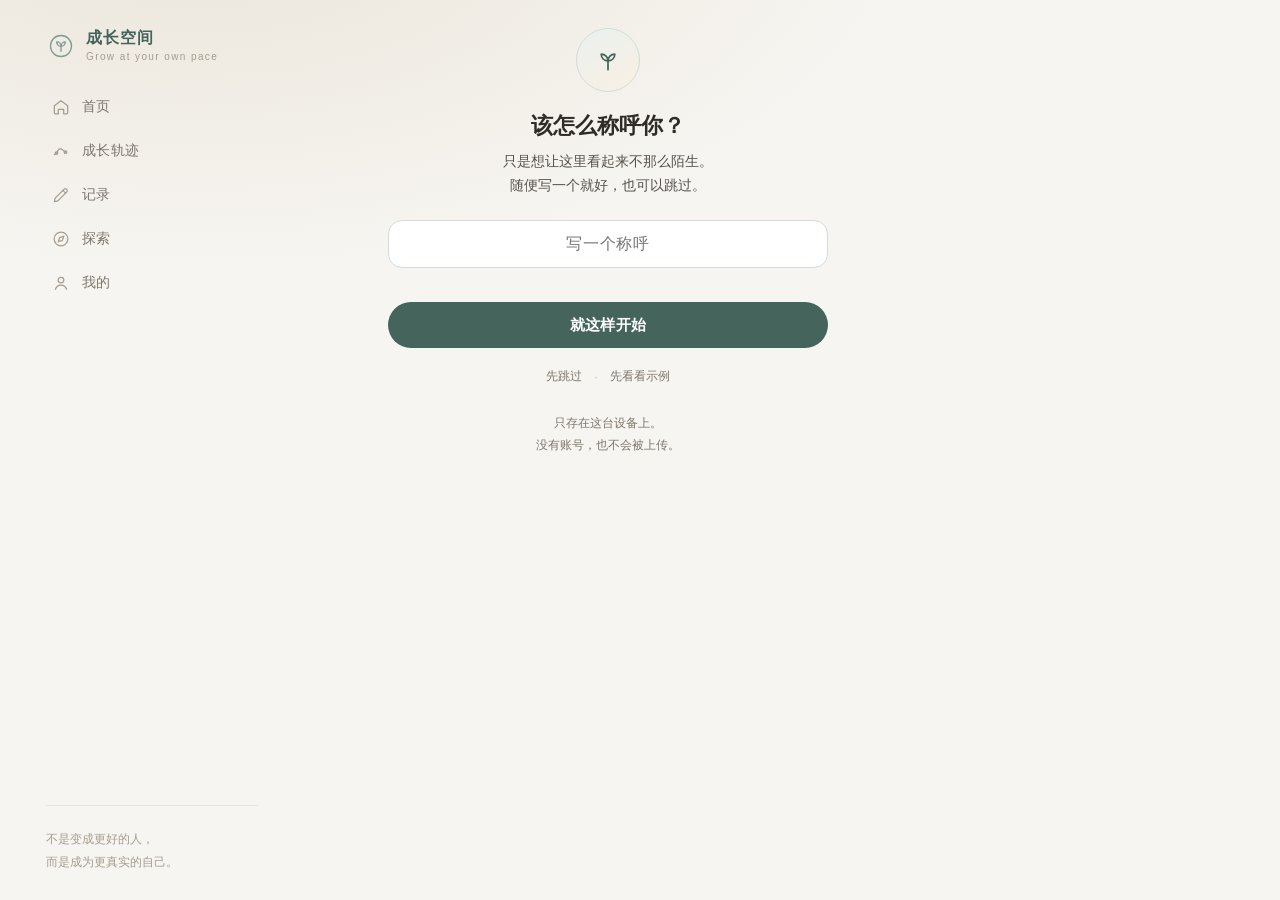
<file: index.html>
<!DOCTYPE html>
<html lang="zh-CN">
<head>
  <meta charset="UTF-8">
  <meta name="viewport" content="width=device-width, initial-scale=1.0, viewport-fit=cover">
  <meta name="description" content="成长空间：一个可以慢慢看见自己变化的地方。记录、观察、看见变化。">
  <title>成长空间</title>

  <!-- iOS「添加到主屏幕」后按全屏 App 打开，而不是塞进 Safari 的浏览器外壳 -->
  <meta name="mobile-web-app-capable" content="yes">
  <meta name="apple-mobile-web-app-capable" content="yes">
  <meta name="apple-mobile-web-app-status-bar-style" content="default">
  <meta name="apple-mobile-web-app-title" content="成长空间">

  <!-- 主屏图标。没有它，iOS 会拿一张页面截图当图标。
       图形由 tools/icon.js 算出来（不引素材文件），改配色跑一次即可。
       iOS 只认 PNG，不认 SVG，所以这里是 PNG。 -->
  <link rel="icon" href="icon-180.png">
  <link rel="apple-touch-icon" sizes="180x180" href="icon-180.png">

  <link rel="stylesheet" href="css/style.css?v=7">
</head>
<body>

<!-- 示例模式横幅。平时 hidden，进示例模式时由 app.js 打开。
     放在 #app 外面：它是 fixed 定位，留在里面会变成栅格的一个格子 -->
<div id="demoBar" hidden>
  <span class="db-text">示例模式 · 这些不是你写的内容</span>
  <button id="demoExit" type="button">开始写我自己的</button>
</div>

<div id="app">

  <!-- 桌面端侧边栏（< 900px 隐藏） -->
  <aside id="rail">
    <div class="rail-logo">
      <span class="rl-mark" aria-hidden="true">
        <svg viewBox="0 0 32 32" width="30" height="30" fill="none" stroke="currentColor"
             stroke-width="1.4" stroke-linecap="round" stroke-linejoin="round">
          <circle cx="16" cy="16" r="11.2"/>
          <path d="M16 21.6v-5.4"/>
          <path d="M16 16.2c0-2.6-2-4.6-4.6-4.6 0 2.6 2 4.6 4.6 4.6z"/>
          <path d="M16 16.2c0-2.6 2-4.6 4.6-4.6 0 2.6-2 4.6-4.6 4.6z"/>
        </svg>
      </span>
      <span class="rl-text">成长空间<em>Grow at your own pace</em></span>
    </div>

    <nav id="railNav" class="rail-nav" aria-label="主导航"></nav>

    <p class="rail-quote">不是变成更好的人，<br>而是成为更真实的自己。</p>
  </aside>

  <!-- 主列 -->
  <div id="colmain">
    <header id="topbar">
      <button id="btnBack" class="iconbtn back" aria-label="返回" hidden>‹<span class="bb-label">返回</span></button>
      <div id="pageTitle">成长空间</div>
    </header>
    <main id="view"></main>
  </div>

  <!-- 宽屏右栏（容器在外壳，内容由页面通过 rail 钩子填） -->
  <aside id="rail2"></aside>

</div>

<!-- 手机端底部导航（≥ 900px 隐藏）。按钮由 Router.init() 生成，不在这里手写 -->
<nav id="tabbar" aria-label="主导航"></nav>

<div id="toast" role="status"></div>

<!-- 核心层 -->
<script src="js/core/ui.js?v=7"></script>
<script src="js/core/icons.js?v=7"></script>
<script src="js/core/store.js?v=7"></script>
<script src="js/core/router.js?v=7"></script>
<script src="js/core/widgets.js?v=7"></script>
<!-- 数据层 -->
<script src="js/data/regions.js?v=7"></script>
<script src="js/data/courses.js?v=7"></script>
<script src="js/data/questionnaire.js?v=7"></script>
<script src="js/data/record.js?v=7"></script>
<script src="js/data/topics.js?v=7"></script>
<script src="js/data/demo.js?v=7"></script>
<!-- 页面层 -->
<script src="js/pages/home.js?v=7"></script>
<script src="js/pages/trace.js?v=7"></script>
<script src="js/pages/notes.js?v=7"></script>
<script src="js/pages/explore.js?v=7"></script>
<script src="js/pages/me.js?v=7"></script>
<script src="js/pages/questionnaire.js?v=7"></script>
<script src="js/pages/record.js?v=7"></script>
<script src="js/pages/topic.js?v=7"></script>
<script src="js/pages/nickname.js?v=7"></script>
<script src="js/pages/lesson.js?v=7"></script>
<script src="js/pages/zone.js?v=7"></script>
<!-- 启动 -->
<script src="app.js?v=7"></script>
</body>
</html>
</file>
<file: css/style.css>
/* =========================================================================
   成长空间 · 样式
   温和、简洁、有一点治愈感；成人向生活方式工具；移动端优先。

   两条纪律，改动前请先读：
   1. :root 里的变量【名】只增不改 —— 全文件的颜色只从变量取，没有第二处 hex。
      改色板只动 :root 一段，页面样式自动跟随。
   2. 基础态写死手机形态；900px 加左栏，1180px 加右栏。桌面端坚持 body 滚动，
      不做内部滚动容器 —— router.js / lesson.js 靠 window.scrollTo(0,0) 复位，
      主区一旦变成 overflow:auto，切页会静默保留上一页滚动位置。
   ========================================================================= */

:root{
  /* —— 表层 —— */
  --bg:#f7f5f1;
  --bg-2:#f1eee8;
  --card:#ffffff;
  --glow:#eae5da;            /* ≥600px 时 body 上那层极淡的氛围光 */

  /* —— 文字 —— */
  --ink:#2f2c28;
  --ink-2:#56514a;
  --muted:#7d766c;           /* 已调到对白底 ≈4.5:1 */
  --faint:#a49c8f;           /* 纯装饰用，不承载信息 */
  --faint-2:#c6bfb2;

  /* —— 线 —— */
  --line:#e9e4db;
  --line-2:#f0ece5;
  --track:#eae4d9;           /* 进度条底槽 */

  /* —— 主色：雾绿 —— */
  --brand:#7d9c92;           /* 只做填充（点、线、条），不做文字底色 */
  --brand-2:#a8c0b5;         /* 渐变的另一端 */
  --brand-ink:#45655c;       /* 文字 / 主按钮底：对白 6.4:1 */
  --brand-soft:#eaf1ee;
  --brand-soft-2:#f2f8f5;
  --brand-line:#cfded7;
  --on-brand:#ffffff;

  /* —— 辅色：雾蓝 —— */
  --mist:#8fa6b8;
  --mist-ink:#4e6b7c;
  --mist-soft:#ecf1f5;

  /* —— 点缀：米杏 / 暖橙（少量） —— */
  --warm:#c99a6e;
  --warm-ink:#8f5a2e;
  --warm-soft:#f9efe4;
  --warm-line:#f0ddc9;

  /* —— 中性标签 / 已完成态 —— */
  --tint:#f0ece4;
  --tint-ink:#7b7467;
  --tint-2:#f3f1ec;
  --tint-2-ink:#9c958a;
  --done-bg:#fafaf7;
  --done-line:#e3dfd3;
  --done-tint:#eef0e6;
  --done-ink:#a6a194;
  --step-bg:#efe9dc;
  --step-ink:#9f988b;
  --field:#fbfaf6;

  /* —— 正文（比 --ink 略软，长文阅读用） —— */
  --reading:#33312c;
  --reading-2:#3b3832;

  /* —— 尺寸 —— */
  --radius:18px;
  --radius-sm:13px;
  --shadow:0 8px 24px rgba(70,62,50,.055);
  --shadow-lift:0 12px 30px rgba(70,62,50,.09);
  --maxw:640px;
  --rail-w:236px;
  --rail2-w:300px;
  --font:-apple-system,BlinkMacSystemFont,"PingFang SC","Hiragino Sans GB","Microsoft YaHei","Noto Sans SC",sans-serif;
}

*{box-sizing:border-box;-webkit-tap-highlight-color:transparent}
html{-webkit-text-size-adjust:100%}
body{
  margin:0;
  font-family:var(--font);
  background:var(--bg);
  color:var(--ink);
  line-height:1.7;
  min-height:100vh;
  /* iOS 的 100vh 量的是「地址栏收起时」的高度，比看得见的区域高 ——
     用它当最小高度，页面底部会多出一截空白。dvh 才是跟着视口变的那一个。
     先写 vh 再写 dvh：不认识 dvh 的浏览器保留上面那行，不会两边都落空。 */
  min-height:100dvh;
}
button{font-family:inherit;cursor:pointer;border:none;background:none;color:inherit}
input,textarea{font-family:inherit;color:var(--ink)}

/* 手指点按的两个细节：
   touch-action:manipulation 去掉移动端「等 300ms 看是不是双击」的延迟，
   点了就有反应；再配一条 :active 反馈，否则手机上完全不知道自己点中没有。
   （-webkit-tap-highlight-color 已经在上面全局关掉了，那是系统默认的高亮块，
     又丑又不受控，所以这里用 transform 自己给一个更轻的。） */
button,.topic-card,.lesson-row,.q-opt,.tab{
  touch-action:manipulation;
}
@media (hover:none){
  button:active,.topic-card:active,.lesson-row:active,.q-opt:active,.tab:active{
    opacity:.72;
  }
}

.hidden{display:none !important}

/* 键盘可达性：鼠标点击不留框，键盘 Tab 才显示 */
:focus{outline:none}
:focus-visible{outline:2px solid var(--brand);outline-offset:2px;border-radius:6px}

/* =========================================================================
   外壳：手机是单列流式；≥900px 起左栏；≥1180px 起右栏。
   #rail / #rail2 在基础态直接 display:none，不占位。
   ========================================================================= */
#app{display:block}
#rail,#rail2{display:none}

#rail .rail-logo{
  display:flex;align-items:center;gap:10px;
  padding:0 12px 22px;color:var(--brand-ink);
}
#rail .rl-mark{display:flex;color:var(--brand);flex:none}
#rail .rl-text{font-size:16px;font-weight:700;letter-spacing:.06em;line-height:1.25}
#rail .rl-text em{
  display:block;font-style:normal;font-size:10px;font-weight:400;
  letter-spacing:.14em;color:var(--faint);margin-top:3px;
}
#rail .rail-quote{
  margin:auto 12px 0;padding-top:22px;
  font-size:12px;line-height:1.9;color:var(--faint);
  border-top:1px solid var(--line);
}

/* 页面容器 */
main#view{
  max-width:var(--maxw);
  margin:0 auto;
  padding:18px 20px 104px;
}
body.no-tab main#view{padding-bottom:36px}

/* ---------- 顶栏 ---------- */
#topbar{
  position:sticky;top:0;z-index:30;
  display:flex;align-items:center;justify-content:center;
  height:52px;
  background:var(--bg);                                   /* color-mix 不支持时的回退 */
  background:color-mix(in srgb, var(--bg) 82%, transparent);
  backdrop-filter:blur(8px);
  -webkit-backdrop-filter:blur(8px);
}
#topbar.hidden{display:none}
#pageTitle{font-size:15px;font-weight:600;letter-spacing:.04em}
#btnBack{
  position:absolute;left:10px;top:50%;transform:translateY(-50%);
  width:40px;height:40px;font-size:26px;line-height:1;color:var(--ink-2);
  display:flex;align-items:center;justify-content:center;
}
#btnBack .bb-label{display:none;font-size:13px;font-weight:500;letter-spacing:.02em}
body.no-bar #topbar{display:none}

/* ---------- 主导航（两个容器共用 .tab 规则，数据源只有 router.js 的 TABS 一处） ---------- */
.tab{
  display:flex;align-items:center;justify-content:center;
  color:var(--muted);letter-spacing:.03em;
  transition:color .15s ease, background .15s ease;
}
.tab .ic{flex:none}

#tabbar{
  position:fixed;left:0;right:0;bottom:0;z-index:40;
  max-width:var(--maxw);margin:0 auto;
  display:flex;
  background:var(--card);                                 /* color-mix 回退 */
  background:color-mix(in srgb, var(--card) 92%, transparent);
  backdrop-filter:blur(10px);
  -webkit-backdrop-filter:blur(10px);
  border-top:1px solid var(--line);
  padding-bottom:env(safe-area-inset-bottom);
}
#tabbar.hidden{display:none}
#tabbar .tab{
  flex:1;height:60px;flex-direction:column;gap:3px;
  font-size:11.5px;position:relative;
}
#tabbar .tab.on{color:var(--brand-ink);font-weight:600}
#tabbar .tab.on::before{
  content:"";position:absolute;top:0;left:50%;transform:translateX(-50%);
  width:22px;height:2px;border-radius:0 0 3px 3px;background:var(--brand);
}

/* ---------- 示例模式横幅 ----------
   固定在顶部，所以它会盖住所有 top:0 的 sticky 元素。
   --demoh 是「横幅有多高」，body 用它顶开内容，下面几条用它把
   顶栏 / 左栏 / 右栏的 sticky 起点一起推下来 —— 少推一个，
   那个元素就会永远藏在横幅底下。 */
body.demo-on{
  --demoh:calc(46px + env(safe-area-inset-top));
  padding-top:var(--demoh);
}
body.demo-on #topbar{top:var(--demoh)}

#demoBar{
  position:fixed;left:0;right:0;top:0;z-index:70;
  min-height:46px;
  display:flex;align-items:center;justify-content:center;gap:12px;
  padding:0 14px;
  padding-top:env(safe-area-inset-top);   /* 刘海机：别让文字躲进状态栏 */
  background:var(--ink);
  color:var(--on-brand);
  font-size:12.5px;
  line-height:1.4;
}
/* 必须显式写这一条。上面给了 display:flex，作者样式盖过浏览器默认的
   [hidden]{display:none} —— 于是 hidden 属性虽然还在，横幅却照样占着
   46px 显示在每一页上。顶栏和底栏也一样，各有各的 .hidden 规则。 */
#demoBar[hidden]{display:none}
#demoExit{
  flex:none;
  padding:6px 12px;border-radius:99px;
  font-size:12px;font-weight:600;
  background:var(--on-brand);color:var(--ink);
  touch-action:manipulation;
}
.db-text{min-width:0;overflow:hidden;text-overflow:ellipsis;white-space:nowrap}

/* ---------- 轻提示 ---------- */
#toast{
  position:fixed;left:50%;bottom:88px;transform:translateX(-50%) translateY(8px);
  z-index:60;background:rgba(47,44,40,.9);color:var(--on-brand);
  font-size:13px;padding:9px 16px;border-radius:999px;
  opacity:0;pointer-events:none;transition:.22s ease;white-space:nowrap;
}
#toast.show{opacity:1;transform:translateX(-50%) translateY(0)}
body.no-tab #toast{bottom:40px}

/* ---------- 通用 ---------- */
.muted{color:var(--muted)}
.small{font-size:12px}
.center{text-align:center}
.ic{display:block;flex:none}
.label{
  font-size:11.5px;letter-spacing:.16em;color:var(--muted);
  text-transform:uppercase;
}
.card{
  background:var(--card);border:1px solid var(--line);
  border-radius:var(--radius);box-shadow:var(--shadow);
  padding:18px 18px;
  margin:0 0 14px;
}
.card-head{
  display:flex;align-items:baseline;justify-content:space-between;
  margin-bottom:6px;gap:10px;
}
.card h3{margin:2px 0 6px;font-size:17px;line-height:1.5;letter-spacing:.01em}
.card .sub,.card p{margin:4px 0}
.meta{font-size:13px;margin:2px 0}
.tag{
  display:inline-block;font-size:11px;padding:2px 9px;border-radius:999px;
  background:var(--tint);color:var(--tint-ink);white-space:nowrap;
}
.tag.live,.tag.ok{background:var(--brand-soft);color:var(--brand-ink)}
.tag.soon{background:var(--tint-2);color:var(--tint-2-ink)}
.page-intro{color:var(--ink-2);font-size:14px;margin:6px 2px 14px}

/* 区块标题（首页/记录/探索各块共用） */
.sec-head{
  display:flex;align-items:baseline;justify-content:space-between;
  gap:10px;margin:22px 2px 10px;
}
.sec-head h2{margin:0;font-size:16px;font-weight:600;letter-spacing:.01em}
.sec-head .link{padding:0}
.sec-note{font-size:12.5px;color:var(--muted);margin:-4px 2px 10px}

/* 按钮 */
.btn{
  display:inline-flex;align-items:center;justify-content:center;gap:6px;
  min-height:46px;padding:0 20px;border-radius:999px;
  font-size:15px;font-weight:600;letter-spacing:.02em;
  transition:transform .08s ease, opacity .15s;
}
.btn:active{transform:scale(.98)}
.btn.primary{background:var(--brand-ink);color:var(--on-brand)}
.btn.ghost{background:var(--card);color:var(--brand-ink);border:1px solid var(--line)}
.btn.wide{width:100%}
.btn[disabled]{opacity:.45;pointer-events:none}
.btnrow{display:flex;gap:10px;flex-wrap:wrap;margin-top:14px}
.btnrow .btn{flex:1;min-width:120px}
.btnrow.center{justify-content:center}
.bigpad{margin-top:6px}
.link{
  color:var(--brand-ink);font-size:14px;padding:6px 2px;font-weight:500;
}
.link.small{font-size:12px;color:var(--muted)}

/* 进度条与统计 */
.bar{height:8px;border-radius:999px;background:var(--track);overflow:hidden;margin:8px 0 4px}
.bar i{display:block;height:100%;background:linear-gradient(90deg,var(--brand),var(--brand-2));border-radius:999px;transition:width .4s ease}
.bar.mini{margin:10px 0 2px}
.statrow{display:flex;gap:6px;margin-top:12px}
.stat{flex:1;text-align:center}
.stat b{display:block;font-size:20px;font-weight:700;letter-spacing:.01em}
.stat span{font-size:11px;color:var(--muted)}

/* ---------- 首页 ---------- */
.hero{
  background:linear-gradient(160deg,var(--brand-soft),var(--bg-2));
  border-radius:22px;padding:20px 20px 22px;margin-bottom:16px;
}
.hero-row{display:flex;align-items:center;justify-content:space-between;margin-bottom:14px}
.brand-mini{font-size:12px;letter-spacing:.28em;color:var(--brand-ink);font-weight:600}
.streak-chip{
  font-size:12px;color:var(--brand-ink);
  background:rgba(255,255,255,.65);
  padding:4px 11px;border-radius:999px;
}
.greet{font-size:13px;color:var(--brand-ink);margin:0 0 2px}
.hero-q{font-size:26px;line-height:1.35;margin:0;font-weight:700;letter-spacing:.01em}
.today-card h3{font-size:19px}
.today-card .btn{margin-top:14px}
.today-note{font-size:13px;color:var(--muted);text-align:center;margin:4px 0 6px}
.done-card .big{font-size:15px;color:var(--brand-ink);background:var(--brand-soft);display:inline-block;padding:8px 14px;border-radius:999px;margin-bottom:8px;font-weight:700;letter-spacing:.1em}
.card .pt{font-weight:600;color:var(--ink-2)}

/* 首页问候头（参考图里：左问候，右日期） */
.home-head{
  display:flex;align-items:flex-start;justify-content:space-between;
  gap:14px;margin:4px 2px 18px;
}
.home-head h1{margin:0;font-size:21px;line-height:1.4;letter-spacing:.01em}
.home-head .sub{font-size:13px;color:var(--muted);margin:5px 0 0}
.home-date{
  flex:none;text-align:right;font-size:11.5px;color:var(--muted);
  line-height:1.6;letter-spacing:.03em;padding-top:3px;
}
.home-date b{display:block;font-size:12.5px;font-weight:600;color:var(--ink-2)}

/* 探索入口（首页「最近的你，还好吗？」） */
.invite{
  position:relative;overflow:hidden;
  background:linear-gradient(150deg,var(--brand-soft) 0%,var(--mist-soft) 58%,var(--warm-soft) 130%);
  border:1px solid var(--brand-line);
  border-radius:22px;padding:22px 20px 20px;margin:0 0 16px;
}
.invite .inv-kicker{
  font-size:11px;letter-spacing:.2em;color:var(--brand-ink);
  font-weight:600;margin:0 0 8px;
}
.invite h2{margin:0;font-size:22px;line-height:1.4;letter-spacing:.01em}
.invite .inv-sub{font-size:13.5px;color:var(--ink-2);margin:9px 0 0;line-height:1.75}
.invite .inv-note{font-size:12px;color:var(--muted);margin:10px 0 0;line-height:1.7}
.invite .inv-meta{
  display:flex;align-items:center;gap:8px;flex-wrap:wrap;
  font-size:11.5px;color:var(--muted);margin:0 0 14px;letter-spacing:.03em;
}
.invite .btn{margin-top:16px}
.invite.done{background:linear-gradient(150deg,var(--brand-soft),var(--card))}
/* 角上那抹水彩：纯 CSS 径向渐变，不引外部图片 */
.invite .inv-art{
  position:absolute;right:-46px;top:-46px;width:190px;height:190px;
  border-radius:50%;pointer-events:none;
  background:radial-gradient(circle at 38% 38%,
    rgba(143,166,184,.30), rgba(143,166,184,.10) 58%, transparent 72%);
}
.invite .inv-art::after{
  content:"";position:absolute;left:26px;top:52px;width:110px;height:110px;
  border-radius:50%;
  background:radial-gradient(circle at 45% 45%,
    rgba(201,154,110,.24), rgba(201,154,110,.07) 60%, transparent 74%);
}
.invite-inner{position:relative}

/* ---------- 探索主题入口 ---------- */
.topic-grid{display:grid;grid-template-columns:repeat(2,minmax(0,1fr));gap:10px}
.topic-card{
  display:block;width:100%;text-align:left;
  background:var(--card);border:1px solid var(--line);
  border-radius:var(--radius-sm);padding:14px 14px 13px;
  transition:transform .1s ease, box-shadow .18s ease, border-color .18s ease;
}
.topic-card:active{transform:scale(.985)}
.topic-card .tc-ic{color:var(--brand);margin-bottom:9px}
.topic-card b{display:block;font-size:14.5px;line-height:1.45;font-weight:600}
.topic-card .tc-sub{display:block;font-size:12px;color:var(--muted);margin-top:3px;line-height:1.6}
.topic-card.seen{border-color:var(--brand-line);background:var(--brand-soft-2)}
.topic-card.seen .tc-ic{color:var(--brand-ink)}

/* ---------- 9 区地图 ---------- */
.zonemap{
  display:grid;grid-template-columns:repeat(3,minmax(0,1fr));grid-auto-rows:minmax(84px,auto);
  gap:9px;
}
.zone-cell{
  display:flex;flex-direction:column;align-items:center;justify-content:center;
  background:var(--card);border:1px solid var(--line);border-radius:16px;
  text-align:center;padding:8px 6px;color:var(--ink-2);
  text-decoration:none;min-height:84px;
}
.zone-cell.live{
  background:linear-gradient(160deg,var(--brand-soft-2),var(--card));
  border-color:var(--brand-line);
}
.zc-name{font-size:12.5px;font-weight:600;line-height:1.35}
.zc-count{font-size:11px;color:var(--brand-ink);margin-top:2px;font-weight:600}
.zc-status{font-size:10px;color:var(--faint);margin-top:2px;letter-spacing:.05em}
.zc-status.ok{color:var(--brand-ink)}

/* 区域详情 */
.zone-head{display:flex;align-items:flex-start;justify-content:space-between;gap:8px}
.zone-head h2{margin:0;font-size:22px}
.mods{margin:0 0 14px}
.mods .label,.lessons .label{margin:4px 2px 8px}
.mod{
  display:flex;align-items:center;gap:10px;
  background:var(--card);border:1px solid var(--line);
  padding:12px 14px;border-radius:14px;margin-bottom:8px;font-size:14px;
}
.mod .dot{width:8px;height:8px;border-radius:50%;background:var(--brand);flex:none}
.mod.soon{color:var(--muted)}
.mod.soon .dot{background:var(--faint-2)}
.soon-tag{margin-left:auto;font-size:11px;color:var(--faint);white-space:nowrap}
.lessons .label{margin-top:6px}
.coming-card{background:var(--warm-soft);border-radius:var(--radius);padding:16px 18px;border:1px solid var(--warm-line)}

/* 课程行 */
.lesson-row{
  display:flex;align-items:center;gap:11px;
  background:var(--card);border:1px solid var(--line);
  border-radius:15px;padding:12px 13px;margin-bottom:9px;
  transition:border-color .18s ease, box-shadow .18s ease;
}
.lesson-row.done{background:var(--done-bg);border-color:var(--done-line)}
.lesson-row.done .lr-text b{color:var(--muted)}
.lesson-row .lr-main{display:flex;align-items:center;gap:12px;min-width:0}
.lr-no{
  flex:none;width:34px;height:34px;border-radius:50%;
  display:flex;align-items:center;justify-content:center;
  font-size:13px;font-weight:700;color:var(--brand-ink);background:var(--brand-soft);
}
.lesson-row.done .lr-no{background:var(--done-tint);color:var(--done-ink)}
.lr-text{min-width:0;flex:1}
.lr-text b{display:block;font-size:14.5px;line-height:1.4;font-weight:600}
.lr-text .small{display:block;margin-top:2px}
.lr-cta{flex:none;font-size:12px;color:var(--brand-ink);font-weight:600;display:flex;align-items:center;gap:2px}
.lr-fav{
  flex:none;width:34px;height:34px;border-radius:50%;
  display:flex;align-items:center;justify-content:center;
  color:var(--faint-2);transition:color .15s ease, background .15s ease;
}
.lr-fav.on{color:var(--warm)}

/* ---------- 学习页 ---------- */
.lesson-head{padding:6px 2px 8px}
.lesson-head h2{font-size:21px;line-height:1.45;margin:8px 0 4px}
.lh-meta{display:flex;align-items:center;gap:8px;font-size:12px}
.ribbon{
  margin:10px 0 4px;font-size:12px;color:var(--brand-ink);
  background:var(--brand-soft);border-radius:999px;padding:6px 12px;display:inline-block;
}
.stepper{display:flex;gap:8px;margin:16px 0 6px}
.stepper .step{display:flex;align-items:center;gap:6px;font-size:12px;color:var(--faint)}
.stepper .step i{
  width:20px;height:20px;border-radius:50%;background:var(--step-bg);color:var(--step-ink);
  font-style:normal;display:flex;align-items:center;justify-content:center;font-size:11px;
}
.stepper .step.on{color:var(--brand-ink)}
.stepper .step.on i,.stepper .step.cur i{background:var(--brand-ink);color:var(--on-brand)}
.stepper .step.cur{color:var(--brand-ink);font-weight:600}

.reading{font-size:16px;line-height:1.9;color:var(--reading)}
.body-h{margin:20px 0 4px;font-size:17px;color:var(--ink);letter-spacing:.01em}
.body-p{margin:6px 0;color:var(--reading-2)}
.case{
  background:var(--warm-soft);border:1px solid var(--warm-line);border-left:4px solid var(--warm);
  border-radius:12px;padding:12px 15px;margin:16px 0;
}
.case-tag{display:block;font-size:11px;color:var(--warm-ink);letter-spacing:.12em;margin-bottom:6px;font-weight:600}
.action-bar{margin-top:22px}
.card.finish .tip{margin-top:10px;background:var(--brand-soft);border-radius:12px;padding:11px 13px;font-size:13.5px;color:var(--ink-2)}

/* ---------- 表单 ---------- */
.steps{margin:8px 0 12px;padding-left:20px}
.steps li{margin:5px 0;color:var(--ink-2)}
.field{display:block;margin:14px 0}
.field>span{font-size:13.5px;font-weight:600;color:var(--ink-2);display:block;margin-bottom:6px}
.field .q{font-size:15px;font-weight:600;color:var(--ink)}
.field .hint{display:block;font-size:12px;color:var(--muted);font-weight:400;margin-top:2px}
textarea{
  width:100%;border:1px solid var(--line);background:var(--field);
  border-radius:12px;padding:11px 12px;font-size:14.5px;line-height:1.7;
  resize:vertical;min-height:56px;outline:none;
}
textarea:focus{border-color:var(--brand-line);background:var(--card)}

/* ---------- 画像 / 状态 ---------- */
.state-text{font-size:15px;line-height:1.85;color:var(--ink-2);margin-top:4px}
.focus-label{margin:10px 0 2px;font-size:12px;letter-spacing:.12em;color:var(--muted)}
.focus-item{margin:3px 0;color:var(--ink-2);font-size:14px}
.chips{display:flex;flex-wrap:wrap;gap:8px;margin-top:8px}
.chip{
  font-size:12.5px;color:var(--brand-ink);background:var(--brand-soft);
  border:1px solid var(--brand-line);padding:7px 12px;border-radius:999px;line-height:1.3;
  text-align:left;max-width:100%;
}
.chip.ok{background:var(--brand-soft)}
.smallmt{margin-top:14px}
.statgrid{display:grid;grid-template-columns:repeat(4,minmax(0,1fr));gap:9px;margin-bottom:14px}
.statgrid .stat{background:var(--card);border:1px solid var(--line);border-radius:16px;padding:12px 4px}
.statgrid .stat b{font-size:19px}

/* 旧时间线（archive.js 退役后由 .tl 取代，保留以免旧引用裸奔） */
.timeline{list-style:none;margin:6px 0 0;padding:0}
.timeline li{
  display:flex;gap:12px;padding:10px 0;border-bottom:1px dashed var(--line);
}
.timeline li:last-child{border-bottom:none}
.tl-date{flex:none;width:52px;font-size:11px;color:var(--muted);line-height:1.4;text-align:right}
.tl-date em{display:block;font-style:normal;color:var(--faint-2)}
.tl-main{min-width:0;font-size:13.5px}
.tl-main b{font-weight:600;font-size:13.5px;color:var(--ink-2)}
.tl-main .note{margin:2px 0 0;font-size:13px;color:var(--ink-2);white-space:pre-wrap}
.review p{color:var(--ink-2)}

/* =========================================================================
   成长轨迹时间轴（Widgets.timeline）
   同一份数据、两种排布：.tl-v 纵向（页面/手机），.tl-h 横向（首页宽屏）。
   横向必须自带 .tl-scroll 滚动容器，否则会把桌面栅格撑爆。
   ========================================================================= */
.tl{list-style:none;margin:0;padding:0}
.tl-item{position:relative}
.tl-dot{
  position:absolute;width:11px;height:11px;border-radius:50%;
  background:var(--card);border:2px solid var(--brand-line);
}
.tl-item.k-assessment .tl-dot{background:var(--brand);border-color:var(--brand)}
.tl-item.k-course .tl-dot{border-color:var(--brand)}
.tl-item.k-mood .tl-dot{background:var(--warm);border-color:var(--warm)}
.tl-item.k-note .tl-dot{background:var(--mist);border-color:var(--mist)}
.tl-date{display:block;font-size:11px;color:var(--muted);letter-spacing:.04em}
.tl-title{display:block;font-size:14.5px;font-weight:600;line-height:1.5;margin-top:1px}
.tl-quote{font-size:13px;color:var(--ink-2);margin:4px 0 0;line-height:1.7}

/* 纵向 */
.tl-v .tl-item{display:block;padding:0 0 20px 26px;min-height:46px}
.tl-v .tl-dot{left:0;top:5px}
.tl-v .tl-item::before{
  content:"";position:absolute;left:5px;top:19px;bottom:-2px;
  width:1px;background:var(--line);
}
.tl-v .tl-item:last-child{padding-bottom:2px}
.tl-v .tl-item:last-child::before{display:none}

/* 「横向」（.tl-h）：手机上就是纵向，≥900px 才真的横过来。
   要求「手机端成长轨迹改为纵向」，所以 DOM 只渲染一份，靠断点切换排布，
   而不是在 JS 里读 matchMedia 猜屏幕宽度（那样拖窗口就不会重排）。 */
.tl-scroll{overflow:visible;margin:0;padding:0}
.tl-h .tl-item{display:block;padding:0 0 20px 26px;min-height:46px}
.tl-h .tl-dot{left:0;top:5px}
.tl-h .tl-item::before{
  content:"";position:absolute;left:5px;top:19px;bottom:-2px;width:1px;background:var(--line);
}
.tl-h .tl-item:last-child{padding-bottom:2px}
.tl-h .tl-item:last-child::before{display:none}

/* —— 横向时间轴只在宽屏成立 —— */
@media (min-width:900px){
  .tl-scroll{overflow-x:auto;overflow-y:hidden;-webkit-overflow-scrolling:touch;scrollbar-width:thin}
  .tl-scroll::-webkit-scrollbar{height:5px}
  .tl-scroll::-webkit-scrollbar-thumb{background:var(--line);border-radius:99px}
  /* 右边缘渐隐：卡在边界上被切一半的卡片，看起来像「坏了」，
     渐隐之后它才读作「右边还有，可以滑」。
     遮罩只取 alpha，--ink 是纯色，用它就不用引入新的色值。 */
  .tl-scroll{
    -webkit-mask-image:linear-gradient(90deg,var(--ink) calc(100% - 46px),transparent);
    mask-image:linear-gradient(90deg,var(--ink) calc(100% - 46px),transparent);
  }
  .tl-h{display:flex;align-items:flex-start;padding:2px 0 8px}
  .tl-h .tl-item{flex:0 0 auto;width:172px;padding:0 18px 0 0;min-height:96px}
  .tl-h .tl-dot{top:3px}
  .tl-h .tl-item::before{
    left:0;right:0;top:8px;bottom:auto;width:auto;height:1px;background:var(--line);
  }
  .tl-h .tl-item:last-child{border-bottom:none;padding-bottom:0}
  .tl-h .tl-item:last-child::before{display:block;background:linear-gradient(90deg,var(--line),transparent)}
  .tl-h .tl-date{padding-top:20px}
  .tl-h .tl-title{font-size:13.5px}
  .tl-h .tl-quote{font-size:12px;color:var(--muted);margin-top:3px}
  /* 引言长短不一时卡片底边会参差，限两行让一排看起来是齐的 */
  .tl-h .tl-title,.tl-h .tl-quote{
    display:-webkit-box;-webkit-box-orient:vertical;overflow:hidden;
    -webkit-line-clamp:2;
  }
  .tl-h .tl-title{-webkit-line-clamp:1}
}

/* =========================================================================
   心情曲线（手写 SVG，无图表库）
   ========================================================================= */
.mood-wrap{position:relative}
.mood-curve{
  display:block;width:100%;height:84px;color:var(--brand);
  overflow:visible;
}
.mood-axis{
  display:flex;justify-content:space-between;
  font-size:11px;color:var(--muted);margin-top:2px;letter-spacing:.03em;
}
.mood-empty{
  display:flex;align-items:center;justify-content:center;
  height:84px;border-radius:var(--radius-sm);
  background:var(--bg-2);color:var(--muted);font-size:12.5px;
  text-align:center;padding:0 14px;line-height:1.7;
}

/* 心情选择器 */
.mood-pick{display:flex;gap:7px;margin:10px 0 2px}
.mood-btn{
  flex:1;min-width:0;padding:11px 0 9px;border-radius:var(--radius-sm);
  border:1px solid var(--line);background:var(--field);
  display:flex;flex-direction:column;align-items:center;gap:4px;
  color:var(--muted);transition:all .15s ease;
}
.mood-btn .ic{color:var(--faint)}
.mood-btn span{font-size:11px}
.mood-btn.on{background:var(--brand-soft);border-color:var(--brand);color:var(--brand-ink);font-weight:600}
.mood-btn.on .ic{color:var(--brand-ink)}

/* 今日小记 */
.note-box{position:relative}
.note-box textarea{min-height:88px}
.note-foot{
  display:flex;align-items:center;justify-content:space-between;
  gap:10px;margin-top:9px;
}
.note-hint{font-size:11.5px;color:var(--faint)}
.note-foot .btn{min-height:38px;padding:0 18px;font-size:13.5px}

/* 记录条目（记录页 / 我的） */
.rec-item{
  display:flex;align-items:flex-start;gap:11px;
  padding:13px 14px;background:var(--card);border:1px solid var(--line);
  border-radius:var(--radius-sm);margin-bottom:9px;
  transition:border-color .18s ease, box-shadow .18s ease;
}
.rec-item .ri-ic{flex:none;color:var(--brand);padding-top:2px}
.rec-item .ri-body{min-width:0;flex:1}
.rec-item .ri-body b{display:block;font-size:14px;font-weight:600;line-height:1.5}
.rec-item .ri-body p{margin:3px 0 0;font-size:12.5px;color:var(--muted);line-height:1.65}
.rec-item .ri-body .when{font-size:11px;color:var(--faint);letter-spacing:.03em}
.rec-item.k-mood .ri-ic{color:var(--warm)}
.rec-item.k-note .ri-ic{color:var(--mist-ink)}

/* 空状态：有内容、有指引，不是一片空白 */
.empty{
  text-align:center;padding:34px 22px;
  background:var(--card);border:1px dashed var(--line);
  border-radius:var(--radius);color:var(--muted);
}
.empty .ic{margin:0 auto 12px;color:var(--faint-2)}
.empty b{display:block;font-size:14.5px;color:var(--ink-2);font-weight:600;margin-bottom:5px}
.empty p{font-size:13px;margin:0;line-height:1.75}
.empty .btn{margin-top:16px}

/* ---------- 我的 ---------- */
.me-head{
  display:flex;align-items:center;gap:14px;margin:4px 2px 18px;
}
.me-avatar{
  flex:none;width:58px;height:58px;border-radius:50%;
  display:flex;align-items:center;justify-content:center;
  background:linear-gradient(150deg,var(--brand-soft),var(--mist-soft));
  border:1px solid var(--brand-line);color:var(--brand-ink);
  font-size:20px;font-weight:700;
}
.me-head h1{margin:0;font-size:19px;line-height:1.4}
.me-head .sub{font-size:12.5px;color:var(--muted);margin:3px 0 0}
.set-row{
  display:flex;align-items:center;justify-content:space-between;gap:12px;
  padding:14px 0;border-bottom:1px solid var(--line-2);
}
.set-row:last-child{border-bottom:none}
.set-row .sr-label{font-size:14.5px}
.set-row .sr-label small{display:block;font-size:11.5px;color:var(--muted);margin-top:2px;line-height:1.6}
.set-row .sr-val{font-size:13px;color:var(--muted);flex:none}

/* 开关 */
.switch{
  flex:none;width:46px;height:27px;border-radius:99px;background:var(--track);
  position:relative;transition:background .18s ease;
}
.switch::after{
  content:"";position:absolute;left:3px;top:3px;width:21px;height:21px;border-radius:50%;
  background:var(--card);box-shadow:0 1px 3px rgba(70,62,50,.18);transition:transform .18s ease;
}
.switch.on{background:var(--brand)}
.switch.on::after{transform:translateX(19px)}

/* ---------- 15 题 ---------- */
.q-flow{max-width:var(--maxw);margin:0 auto}
.q-bar{
  height:2px;background:var(--track);border-radius:99px;overflow:hidden;margin:2px 0 22px;
}
.q-bar i{display:block;height:100%;background:var(--brand);border-radius:99px;transition:width .3s ease}
.q-count{
  font-size:11.5px;letter-spacing:.18em;color:var(--muted);
  margin:0 0 10px;font-weight:600;
}
.q-text{font-size:19px;font-weight:600;line-height:1.65;margin:0 0 6px;letter-spacing:.01em}
.q-hint{font-size:12.5px;color:var(--muted);margin:8px 0 20px;line-height:1.7}
.q-opts{display:flex;flex-direction:column;gap:9px}
.q-opt{
  display:flex;align-items:flex-start;gap:11px;text-align:left;
  width:100%;padding:15px 15px;border-radius:var(--radius-sm);
  background:var(--card);border:1px solid var(--line);
  font-size:14.5px;line-height:1.65;color:var(--ink);
  transition:border-color .15s ease, background .15s ease, transform .08s ease;
}
.q-opt:active{transform:scale(.99)}
.q-opt .q-key{
  flex:none;width:22px;height:22px;border-radius:50%;
  display:flex;align-items:center;justify-content:center;
  font-size:11.5px;font-weight:700;
  background:var(--bg-2);color:var(--muted);
}
.q-opt.on{border-color:var(--brand);background:var(--brand-soft)}
.q-opt.on .q-key{background:var(--brand-ink);color:var(--on-brand)}
.q-text-input{width:100%;min-height:96px}
.q-nav{display:flex;align-items:center;justify-content:space-between;gap:12px;margin-top:22px}
.q-nav .link{padding:10px 4px}

/* 完成页 */
.done-head{text-align:center;padding:14px 4px 6px}
.done-head h2{font-size:23px;margin:10px 0 6px;line-height:1.4}
.done-head p{font-size:13.5px;color:var(--ink-2);margin:0;line-height:1.8}
.done-mark{
  width:62px;height:62px;border-radius:50%;margin:0 auto 6px;
  display:flex;align-items:center;justify-content:center;
  background:linear-gradient(150deg,var(--brand-soft),var(--mist-soft));
  color:var(--brand-ink);border:1px solid var(--brand-line);
}
.rec-sec{margin:0 0 16px}
.rec-sec h3{
  font-size:12px;letter-spacing:.14em;color:var(--muted);
  margin:0 0 7px;font-weight:600;
}
.rec-sec p{margin:0;font-size:14.5px;line-height:1.85;color:var(--ink-2)}
.rec-sec.quote p{
  font-size:15px;color:var(--ink);background:var(--brand-soft-2);
  border-left:3px solid var(--brand-line);border-radius:0 12px 12px 0;
  padding:12px 15px;line-height:1.85;
}
.rec-dims{display:flex;flex-wrap:wrap;gap:7px;margin-top:2px}

/* =========================================================================
   右栏卡片 / 手机内联卡片
   同一份 HTML 渲染两遍：手机放在正文流末尾（#view 内），
   ≥1180px 时手机那份 display:none、右栏那份出现。
   所以 .rail-card 必须是【全局】样式，不能只写在 1180 断点里。
   ========================================================================= */
.rail-card{
  background:var(--card);border:1px solid var(--line);
  border-radius:var(--radius);box-shadow:var(--shadow);
  padding:16px 16px;margin-bottom:14px;
}
.rail-card h4{
  margin:0 0 10px;font-size:12.5px;font-weight:600;
  letter-spacing:.06em;color:var(--ink-2);
  display:flex;align-items:center;gap:6px;
}
.rail-card h4 .ic{color:var(--faint)}
.rail-card .rail-note{font-size:12px;color:var(--muted);line-height:1.7;margin:8px 0 0}
.rail-card .statrow{margin-top:0}
.rail-quiet{
  font-size:12px;color:var(--faint);line-height:1.9;
  padding:6px 4px 0;text-align:center;
}
.rail-mobile{margin-top:4px}

/* ---------- 昵称 ---------- */
.nick-wrap{max-width:440px;margin:0 auto;padding-top:22px}
.nick-mark{
  width:64px;height:64px;border-radius:50%;margin:0 auto 18px;
  display:flex;align-items:center;justify-content:center;
  background:linear-gradient(150deg,var(--brand-soft),var(--warm-soft));
  color:var(--brand-ink);border:1px solid var(--brand-line);
}
.nick-wrap h2{font-size:22px;margin:0 0 8px;text-align:center;line-height:1.45}
.nick-wrap .nick-sub{
  font-size:13.5px;color:var(--ink-2);text-align:center;
  margin:0 0 22px;line-height:1.8;
}
.nick-wrap input{
  width:100%;border:1px solid var(--line);background:var(--field);
  border-radius:14px;padding:14px 15px;font-size:16px;outline:none;
  text-align:center;letter-spacing:.04em;
}
.nick-wrap input:focus{border-color:var(--brand-line);background:var(--card)}
.nick-wrap .btn{margin-top:16px}

/* ---------- 成长评估（旧 5 题，退役中，样式保留） ---------- */
.assess .page-intro{font-size:15px;line-height:1.8}
.assess-top{text-align:center;margin:6px 0 4px}
.assess-top h2{font-size:22px;margin:8px 0 2px}
.scale-legend{
  display:flex;justify-content:space-between;font-size:12px;color:var(--muted);
  margin:6px 2px 14px;
}
.aq{padding-top:16px}
.aq-no{font-size:11px;color:var(--warm-ink);letter-spacing:.2em;margin:0}
.aq-text{font-size:15.5px;font-weight:600;margin:4px 0 12px;line-height:1.6}
.scale{display:flex;gap:6px}
.sc{
  flex:1;display:flex;flex-direction:column;align-items:center;gap:3px;
  padding:8px 0 6px;border:1px solid var(--line);border-radius:12px;
  background:var(--field);font-size:10px;color:var(--muted);
}
.sc b{font-size:15px;color:var(--ink-2)}
.sc.on{background:var(--brand-ink);border-color:var(--brand-ink)}
.sc.on b,.sc.on span{color:var(--on-brand)}

/* =========================================================================
   断点
   ========================================================================= */
@media (min-width:600px){
  body{background:
    radial-gradient(1200px 600px at 15% -10%, var(--glow) 0, transparent 60%),
    var(--bg);
    background-attachment:fixed;}
}

/* —— 左栏出现：桌面形态 —— */
@media (min-width:900px){
  #app{
    display:grid;
    /* minmax(0,1fr) 不是 1fr：1fr 等于 minmax(auto,1fr)，不会收缩到内容宽度以下，
       横向时间轴会把整页撑出横向滚动条 */
    grid-template-columns:var(--rail-w) minmax(0,1fr);
    gap:0 30px;
    max-width:1140px;
    margin:0 auto;
    padding:0 26px;
    align-items:start;
  }
  #rail{
    display:flex;flex-direction:column;
    position:sticky;top:0;height:100vh;
    /* dvh：100vh 会把 iOS 地址栏那块也算进去，左侧栏因此比屏幕高出一截，
       底部「不是变成更好的人…」那句会被推到看不见的地方 */
    height:100dvh;
    padding:28px 0 26px;overflow-y:auto;
  }
  #rail2{display:none}
  #tabbar{display:none}
  /* 示例模式：横幅把左栏整体推下来（详见 #demoBar 那段） */
  body.demo-on #rail{top:var(--demoh);height:calc(100dvh - var(--demoh))}
  main#view{max-width:none;margin:0;padding:6px 0 72px}

  /* 顶栏在桌面降为一条细面包屑，但【位置不变】—— #btnBack 仍是返回的唯一入口 */
  #topbar{
    height:52px;justify-content:flex-start;
    padding:0 0;
    background:var(--bg);
    background:color-mix(in srgb, var(--bg) 86%, transparent);
  }
  #pageTitle{font-size:12.5px;font-weight:500;letter-spacing:.18em;color:var(--muted)}
  #btnBack{
    position:static;transform:none;width:auto;height:34px;
    padding:0 14px 0 10px;margin-right:6px;border-radius:99px;
    font-size:17px;line-height:1;background:var(--card);border:1px solid var(--line);
  }
  #btnBack .bb-label{display:inline;margin-left:5px}

  /* 桌面侧栏导航 */
  #railNav{display:block;padding:0 4px}
  #railNav .tab{
    width:100%;height:42px;justify-content:flex-start;gap:11px;
    padding:0 13px;border-radius:12px;font-size:14px;margin-bottom:2px;
    font-weight:500;
  }
  #railNav .tab .ic{color:var(--faint)}
  #railNav .tab.on{background:var(--brand-soft);color:var(--brand-ink);font-weight:600}
  #railNav .tab.on .ic{color:var(--brand-ink)}

  #toast{bottom:44px}
  .topic-grid{grid-template-columns:repeat(3,minmax(0,1fr))}
  .tl-scroll{margin:0;padding:0}
}

/* —— 右栏出现：三栏 —— */
@media (min-width:1180px){
  #app{
    grid-template-columns:var(--rail-w) minmax(0,1fr) var(--rail2-w);
    gap:0 34px;
    max-width:1400px;
    padding:0 34px;
  }
  #rail2{
    display:block;
    position:sticky;top:0;align-self:start;
    padding:28px 0 26px;
    max-height:100vh;overflow-y:auto;
    max-height:100dvh;                /* 同上，见 #rail 的说明 */
  }
  /* 示例模式：横幅把右栏一起推下来（详见 #demoBar 那段） */
  body.demo-on #rail2{top:var(--demoh);max-height:calc(100dvh - var(--demoh))}
  /* 右栏出现后，正文里那份内联副本让位 */
  .rail-mobile{display:none}
  .rail-inline>*:last-child{margin-bottom:0}

  /* 右栏只有 300px（卡片内宽 262px），空间比正文窄得多 ——
     这几条只对右栏生效，正文里那份内联副本仍然用默认（更宽松）的排版。 */
  #rail2 .mood-pick{gap:5px}
  #rail2 .mood-btn{padding:10px 0 8px}
  #rail2 .mood-btn .ic{width:20px;height:20px}
  #rail2 .mood-btn span{font-size:10.5px}
  #rail2 .lesson-row{padding:11px 12px;gap:9px}
  #rail2 .lesson-row .lr-main{gap:9px}
  #rail2 .lr-no{width:30px;height:30px;font-size:12px}
  #rail2 .lr-text b{font-size:13.5px;line-height:1.45}
}

@media (max-width:360px){
  .hero-q{font-size:22px}
  .invite h2{font-size:19px}
  .statgrid{grid-template-columns:repeat(2,minmax(0,1fr))}
  .topic-grid{grid-template-columns:minmax(0,1fr)}
  main#view{padding-left:16px;padding-right:16px}
  .tl-scroll{margin:0 -16px;padding:0 16px}
  .q-text{font-size:17.5px}
}

/* ---------- 「先看看示例」入口 ---------- */
.nick-alt{display:flex;align-items:center;justify-content:center;gap:10px}
.nick-sep{color:var(--faint-2);font-size:12px}
.empty-alt{font-size:12.5px;color:var(--muted);margin:12px 0 0}

/* ---------- 悬停态 ----------
   全部集中在这里，而且只对真的有指针的设备生效。

   为什么必须包起来：iOS 上点一下会同时触发 hover，而且【不会自动退掉】——
   点过的心情按钮会一直留着一圈加深的边框，看起来像坏了。
   鼠标设备上这些反馈是好的，所以不是删掉，是加条件。
   （放在文件末尾而不是各回各家：这条规则本身就是一句话的事，
     拆成八处反而看不出「所有悬停态都受同一个条件约束」。）

   注意 :not(.on)：这三条原本散在各自的 .on 规则【之前】，
   挪到文件末尾后源码顺序反了过来，同权重下悬停会盖掉选中态 ——
   鼠标划过当前页签，页签会从「选中」变成「未选中」的样子。
   :not(.on) 既修好这个，也正好是这个规则本来想说的意思。 */
@media (hover:hover){
  .topic-card:hover{border-color:var(--brand-line);box-shadow:var(--shadow-lift)}
  .lesson-row:hover{border-color:var(--brand-line);box-shadow:var(--shadow)}
  .lr-fav:hover{background:var(--tint)}
  .mood-btn:not(.on):hover{border-color:var(--brand-line)}
  .rec-item:hover{border-color:var(--brand-line);box-shadow:var(--shadow)}
  .q-opt:not(.on):hover{border-color:var(--brand-line);background:var(--brand-soft-2)}
  #btnBack:hover{border-color:var(--brand-line);color:var(--brand-ink)}
  #railNav .tab:not(.on):hover{background:var(--bg-2);color:var(--ink-2)}
}
</file>
